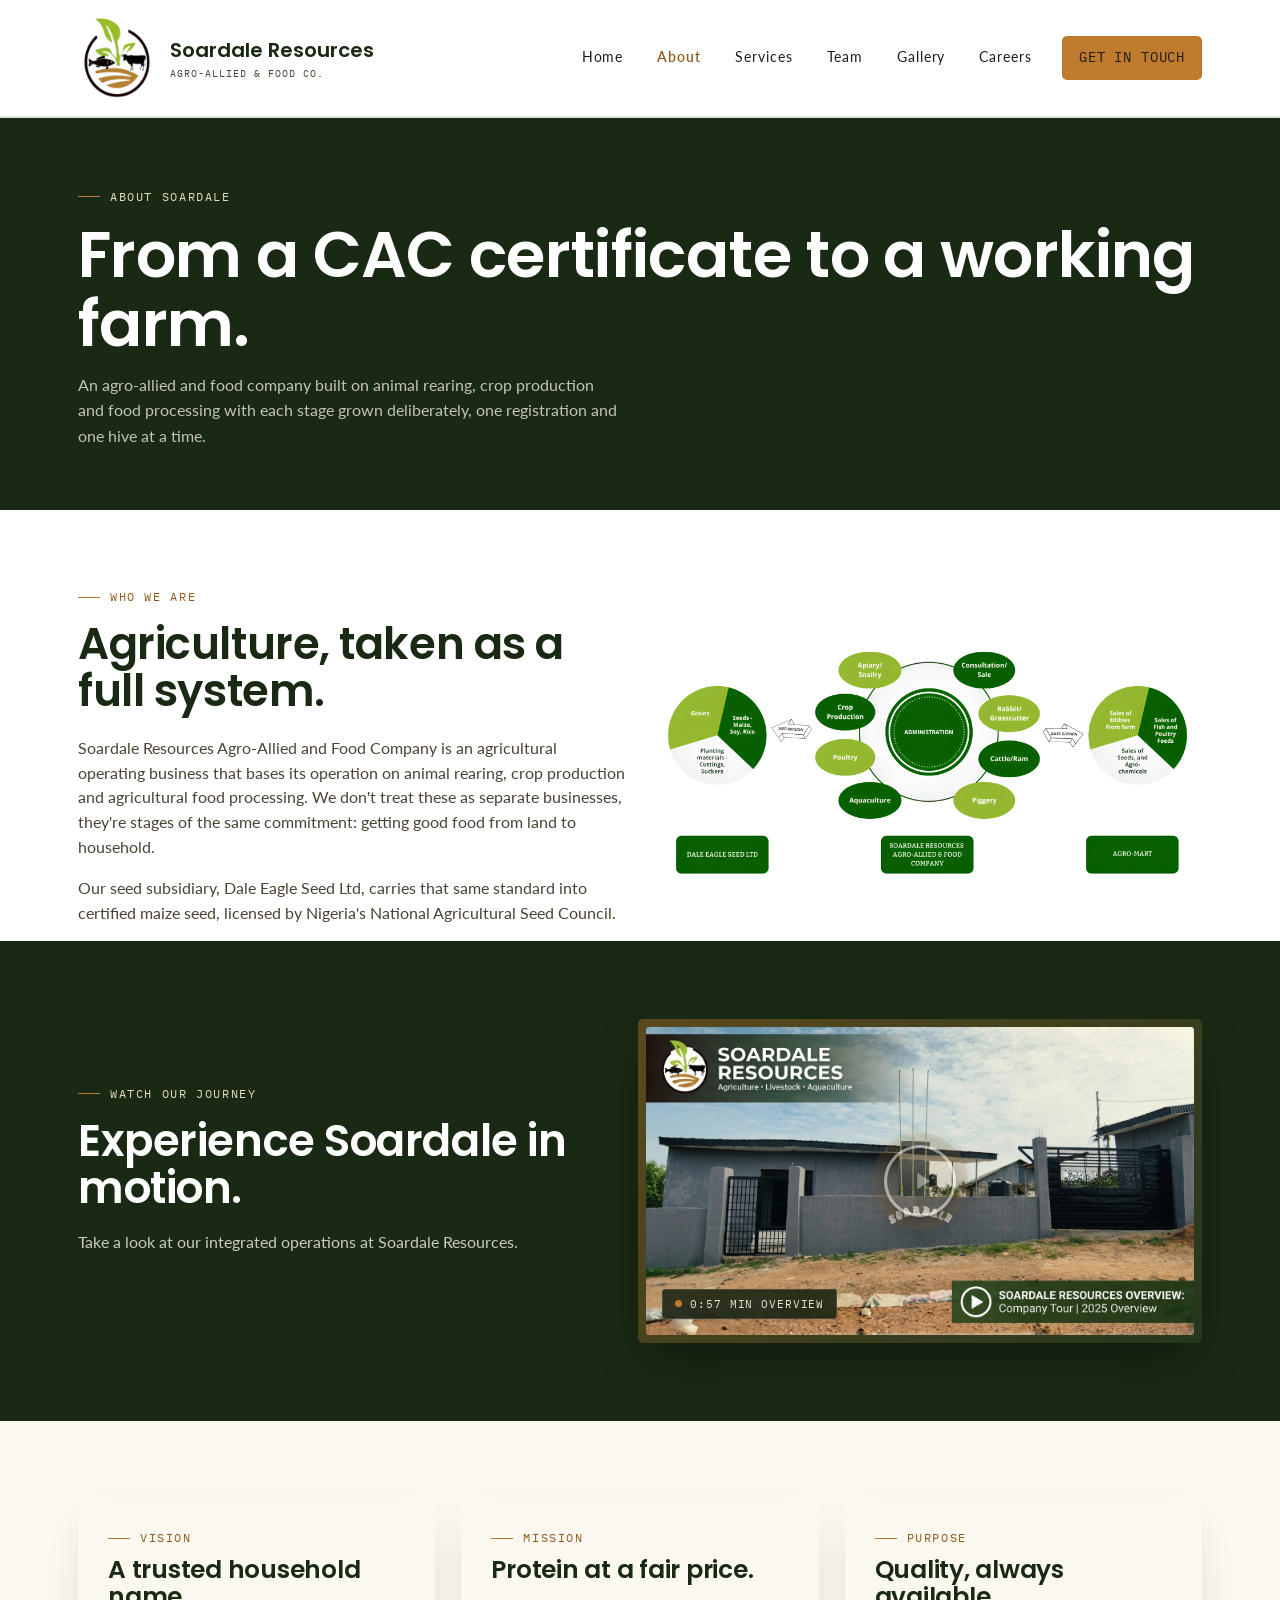
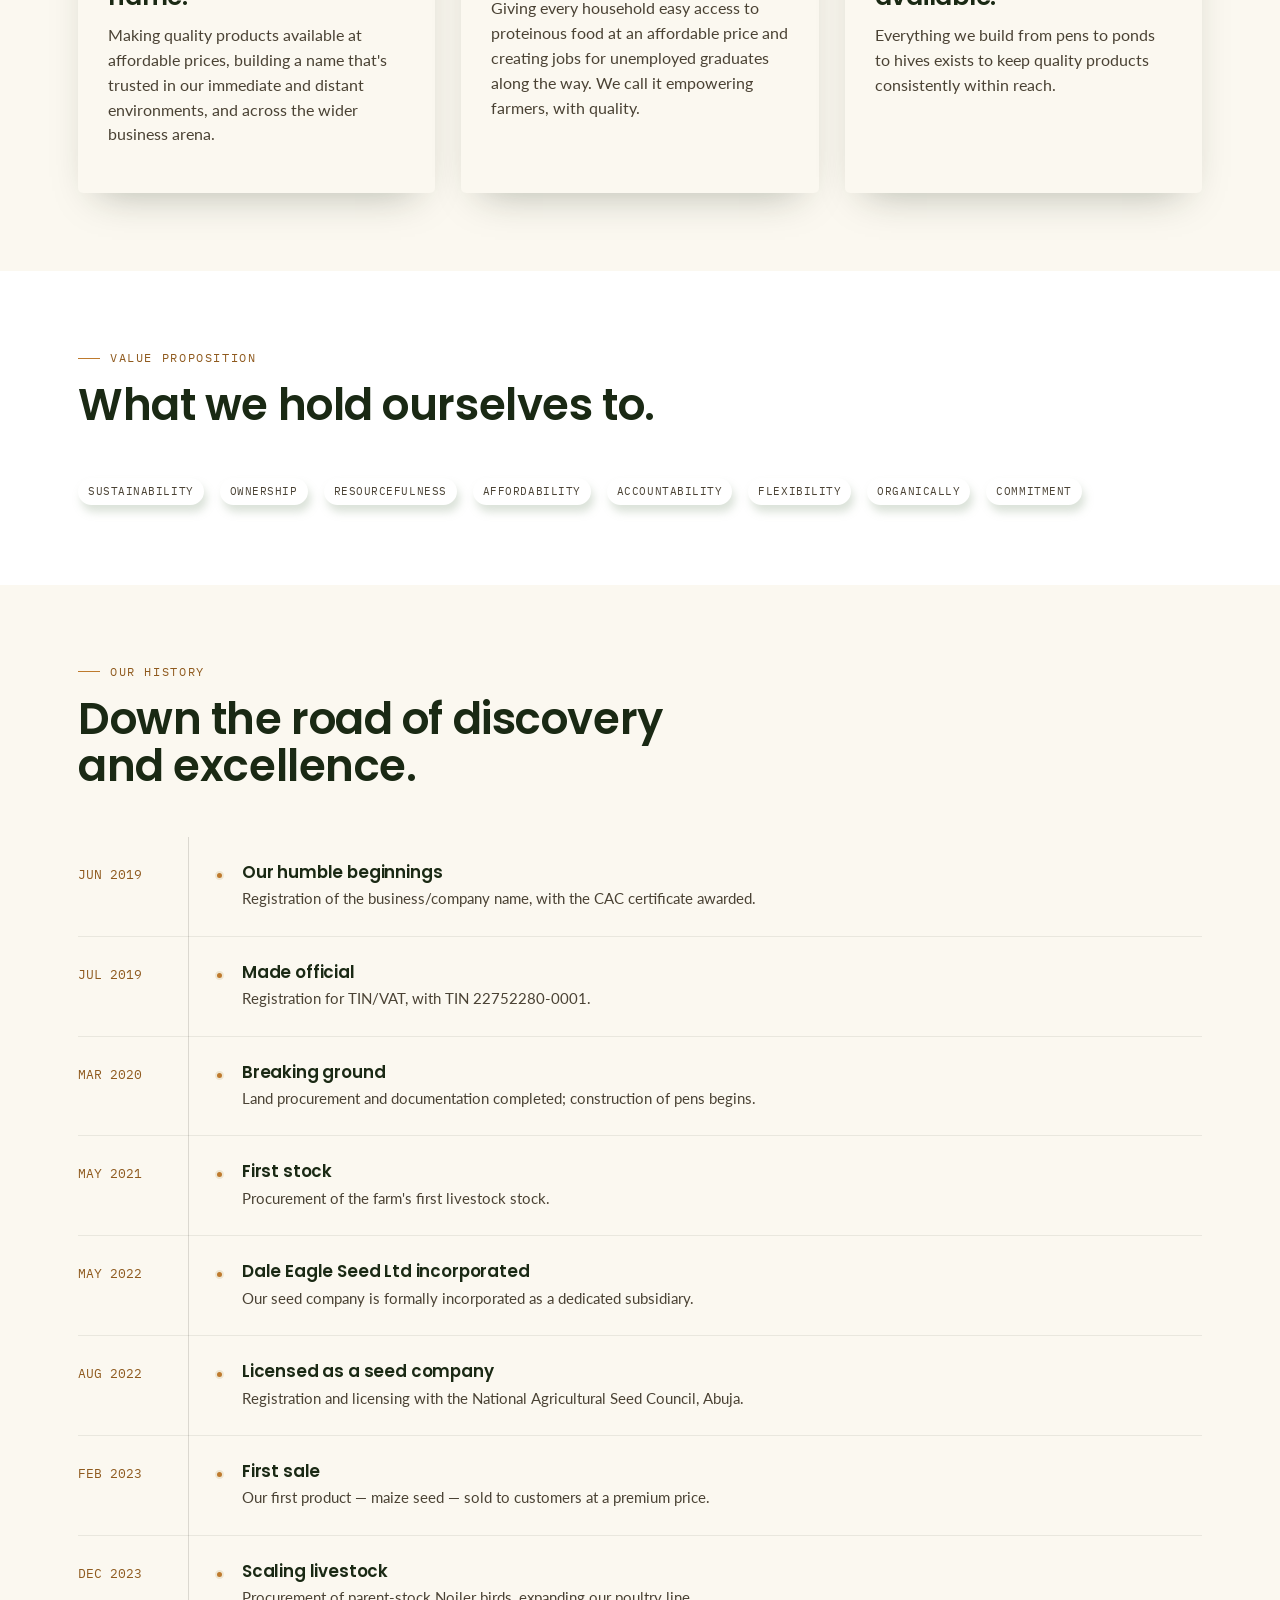
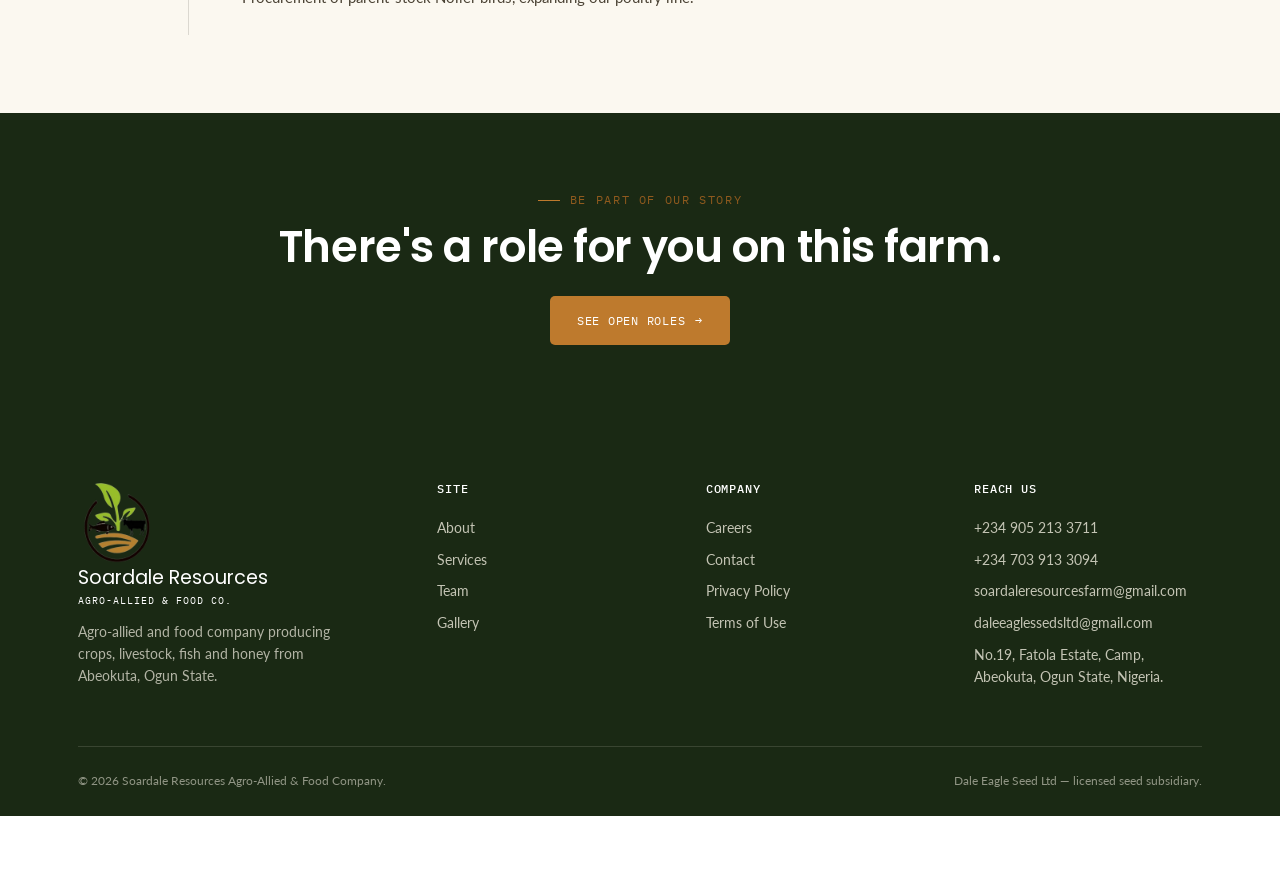
<file: about.html>
<!doctype html>
<html lang="en">

<head>
  <meta charset="UTF-8" />
  <meta name="viewport" content="width=device-width, initial-scale=1, shrink-to-fit=no" />
  <title>About — Soardale Resources</title>
  <meta name="description"
    content="Soardale Resources' story, from CAC registration in 2019 to a licensed seed subsidiary and full agro-allied operation today." />
  <link rel="preconnect" href="https://fonts.googleapis.com" />
  <link rel="preconnect" href="https://fonts.gstatic.com" crossorigin />
  <link
    href="https://fonts.googleapis.com/css2?family=Lato:ital,wght@0,300;0,400;0,700;1,400;1,700&family=Poppins:ital,wght@0,300;0,400;0,500;0,600;0,700;1,400;1,600&family=IBM+Plex+Mono:wght@400;500&display=swap"
    rel="stylesheet" />
  <link rel="stylesheet" href="style.css" />
</head>

<body>
  <header class="site-header">
    <div class="nav-row">
      <a href="index.html" class="brand">
        <span class="brand-mark">
          <img src="assets/img/navbar-logo.png" alt="Soardale Resources Logo" />
        </span>
        <span>Soardale Resources<span class="brand-sub">Agro-Allied &amp; Food Co.</span></span>
      </a>
      <button class="nav-toggle" aria-label="Toggle menu" aria-expanded="false">
        <span></span>
      </button>
      <nav class="main-nav">
        <a href="index.html">Home</a>
        <a href="about.html">About</a>
        <a href="services.html">Services</a>
        <a href="team.html">Team</a>
        <a href="gallery.html">Gallery</a>
        <a href="careers.html">Careers</a>
        <a href="contact.html" class="btn btn-amber nav-cta">Get in touch</a>
      </nav>
    </div>
  </header>

  <section class="page-header">
    <div class="container">
      <div class="eyebrow">About Soardale</div>
      <h1>From a CAC certificate to a working farm.</h1>
      <p>
        An agro-allied and food company built on animal rearing, crop
        production and food processing with each stage grown deliberately, one
        registration and one hive at a time.
      </p>
    </div>
  </section>

  <section class="section">
    <div class="container grid-2" style="align-items: center">
      <div class="reveal">
        <div class="eyebrow">Who we are</div>
        <h2>Agriculture, taken as a full system.</h2>
        <p>
          Soardale Resources Agro-Allied and Food Company is an agricultural
          operating business that bases its operation on animal rearing, crop
          production and agricultural food processing. We don't treat these as
          separate businesses, they're stages of the same commitment: getting
          good food from land to household.
        </p>
        <p>
          Our seed subsidiary, Dale Eagle Seed Ltd, carries that same standard
          into certified maize seed, licensed by Nigeria's National
          Agricultural Seed Council.
        </p>
      </div>
      <div class="reveal">
        <img class="operations_desktop" src="assets/img/about/operations_desktop.png"
          alt="Soardale Resources operations overview" width="100%" />
        <img class="operations_mobile" src="assets/img/about/operations_mobile.png"
          alt="Soardale Resources operations overview" width="100%" />
      </div>
    </div>
    <!-- Company Video Section -->
    <section class="section video-section bg-forest" id="company-overview-video">
      <div class="container">
        <div class="video-grid reveal">
          <div class="video-content">
            <div class="eyebrow eyebrow-light">Watch Our Journey</div>
            <h2>Experience Soardale in motion.</h2>
            <p>
              Take a look at our integrated operations at Soardale Resources.
            </p>
            <!-- <div class="video-highlights">
              <div class="v-highlight">
                <span class="v-h-num">01</span>
                <span>Farm Operations &amp; Crop Production</span>
              </div>
              <div class="v-highlight">
                <span class="v-h-num">02</span>
                <span>Dale Eagle Seed Processing &amp; Quality Control</span>
              </div>
              <div class="v-highlight">
                <span class="v-h-num">03</span>
                <span>Livestock, Ponds &amp; Community Impact</span>
              </div>
            </div> -->
          </div>
          <div class="video-frame-wrapper">
            <div class="video-container">
              <video id="aboutCompanyVideo" autoplay poster="assets/img/about/video_poster.jpg" preload="metadata"
                aria-label="Soardale Resources company overview video">
                <source src="assets/video/about-us.mp4" type="video/mp4" />
                Your browser does not support HTML5 video playback.
              </video>
              <button class="video-play-btn" id="videoPlayOverlayBtn" aria-label="Play or pause video">
                <svg class="play-icon" viewBox="0 0 24 24" width="28" height="28" fill="currentColor">
                  <path d="M8 5v14l11-7z" />
                </svg>
                <svg class="pause-icon" viewBox="0 0 24 24" width="28" height="28" fill="currentColor">
                  <path d="M6 19h4V5H6v14zm8-14v14h4V5h-4z" />
                </svg>
              </button>
              <div class="video-badge">
                <span class="video-badge-dot"></span>
                <span id="videoBadgeTime">0:57 MIN OVERVIEW</span>
              </div>
            </div>
          </div>
        </div>
      </div>
    </section>

    <!-- <div class="furrow"></div> -->

    <section class="section bg-cream">
      <div class="container">
        <div class="grid-3">
          <div class="card reveal">
            <div class="eyebrow" style="margin-bottom: 10px">Vision</div>
            <h3>A trusted household name.</h3>
            <p>
              Making quality products available at affordable prices, building a
              name that's trusted in our immediate and distant environments, and
              across the wider business arena.
            </p>
          </div>
          <div class="card reveal">
            <div class="eyebrow" style="margin-bottom: 10px">Mission</div>
            <h3>Protein at a fair price.</h3>
            <p>
              Giving every household easy access to proteinous food at an
              affordable price and creating jobs for unemployed graduates
              along the way. We call it empowering farmers, with quality.
            </p>
          </div>
          <div class="card reveal">
            <div class="eyebrow" style="margin-bottom: 10px">Purpose</div>
            <h3>Quality, always available.</h3>
            <p>
              Everything we build from pens to ponds to hives exists to keep
              quality products consistently within reach.
            </p>
          </div>
        </div>
      </div>
    </section>

    <section class="section">
      <div class="container">
        <div class="section-head reveal">
          <div class="eyebrow">Value proposition</div>
          <h2>What we hold ourselves to.</h2>
        </div>
        <div style="display: flex; flex-wrap: wrap; gap: 10px">
          <span class="tag">Sustainability</span>
          <span class="tag">Ownership</span>
          <span class="tag">Resourcefulness</span>
          <span class="tag">Affordability</span>
          <span class="tag">Accountability</span>
          <span class="tag">Flexibility</span>
          <span class="tag">Organically</span>
          <span class="tag">Commitment</span>
        </div>
      </div>
    </section>

    <!-- <div class="furrow"></div> -->

    <section class="section bg-cream">
      <div class="container">
        <div class="section-head reveal">
          <div class="eyebrow">Our history</div>
          <h2>Down the road of discovery and excellence.</h2>
        </div>
        <div class="timeline">
          <div class="tl-item reveal">
            <div class="tl-date">JUN 2019</div>
            <div class="tl-body">
              <h4>Our humble beginnings</h4>
              <p>
                Registration of the business/company name, with the CAC
                certificate awarded.
              </p>
            </div>
          </div>
          <div class="tl-item reveal">
            <div class="tl-date">JUL 2019</div>
            <div class="tl-body">
              <h4>Made official</h4>
              <p>Registration for TIN/VAT, with TIN 22752280-0001.</p>
            </div>
          </div>
          <div class="tl-item reveal">
            <div class="tl-date">MAR 2020</div>
            <div class="tl-body">
              <h4>Breaking ground</h4>
              <p>
                Land procurement and documentation completed; construction of
                pens begins.
              </p>
            </div>
          </div>
          <div class="tl-item reveal">
            <div class="tl-date">MAY 2021</div>
            <div class="tl-body">
              <h4>First stock</h4>
              <p>Procurement of the farm's first livestock stock.</p>
            </div>
          </div>
          <div class="tl-item reveal">
            <div class="tl-date">MAY 2022</div>
            <div class="tl-body">
              <h4>Dale Eagle Seed Ltd incorporated</h4>
              <p>
                Our seed company is formally incorporated as a dedicated
                subsidiary.
              </p>
            </div>
          </div>
          <div class="tl-item reveal">
            <div class="tl-date">AUG 2022</div>
            <div class="tl-body">
              <h4>Licensed as a seed company</h4>
              <p>
                Registration and licensing with the National Agricultural Seed
                Council, Abuja.
              </p>
            </div>
          </div>
          <div class="tl-item reveal">
            <div class="tl-date">FEB 2023</div>
            <div class="tl-body">
              <h4>First sale</h4>
              <p>
                Our first product — maize seed — sold to customers at a premium
                price.
              </p>
            </div>
          </div>
          <div class="tl-item reveal">
            <div class="tl-date">DEC 2023</div>
            <div class="tl-body">
              <h4>Scaling livestock</h4>
              <p>
                Procurement of parent-stock Noiler birds, expanding our poultry
                line.
              </p>
            </div>
          </div>
        </div>
      </div>
    </section>

    <section class="section bg-forest">
      <div class="container" style="text-align: center">
        <div class="eyebrow" style="justify-content: center">
          Be part of our story
        </div>
        <h2 style="max-width: 26ch; margin-left: auto; margin-right: auto">
          There's a role for you on this farm.
        </h2>
        <div style="margin-top: 26px">
          <a href="careers.html" class="btn btn-amber">See open roles <span class="btn-arrow">→</span></a>
        </div>
      </div>
    </section>

    <footer class="site-footer">
      <div class="container">
        <div class="footer-grid">
          <div>
            <div class="footer-brand">
              <a href="index.html" class="">
                <span class="brand-mark">
                  <img src="assets/img/navbar-logo.png" alt="Soardale Resources Logo" />
                </span>
                <span>Soardale Resources<span class="brand-sub" style="color: #fff;">Agro-Allied &amp; Food
                    Co.</span></span>
              </a>
            </div>
            <p style="
                color: rgba(243, 239, 226, 0.7);
                font-size: 0.9rem;
                max-width: 32ch;
              ">
              Agro-allied and food company producing crops, livestock, fish and
              honey from Abeokuta, Ogun State.
            </p>
          </div>
          <div class="footer-col">
            <h4>Site</h4>
            <a href="about.html">About</a>
            <a href="services.html">Services</a>
            <a href="team.html">Team</a>
            <a href="gallery.html">Gallery</a>
          </div>
          <div class="footer-col">
            <h4>Company</h4>
            <a href="careers.html">Careers</a>
            <a href="contact.html">Contact</a>
            <a href="#!">Privacy Policy</a>
            <a href="#!">Terms of Use</a>
          </div>
          <div class="footer-col">
            <h4>Reach us</h4>
            <a href="tel:+2349052133711">+234 905 213 3711</a>
            <a href="tel:+2347039133094">+234 703 913 3094</a>
            <a href="mailto:soardaleresourcesfarm@gmail.com">soardaleresourcesfarm@gmail.com</a>
            <a href="mailto:daleeaglessedsltd@gmail.com">daleeaglessedsltd@gmail.com</a>
            <a href="https://maps.app.goo.gl/QgJQzM6Vur3eki3x9">
              No.19, Fatola Estate, Camp, Abeokuta, Ogun State, Nigeria.</a>
          </div>
        </div>
        <div class="footer-bottom">
          <span>© 2026 Soardale Resources Agro-Allied &amp; Food Company.</span>
          <span>Dale Eagle Seed Ltd — licensed seed subsidiary.</span>
        </div>
      </div>
    </footer>

    <script src="script.js"></script>
</body>

</html>
</file>
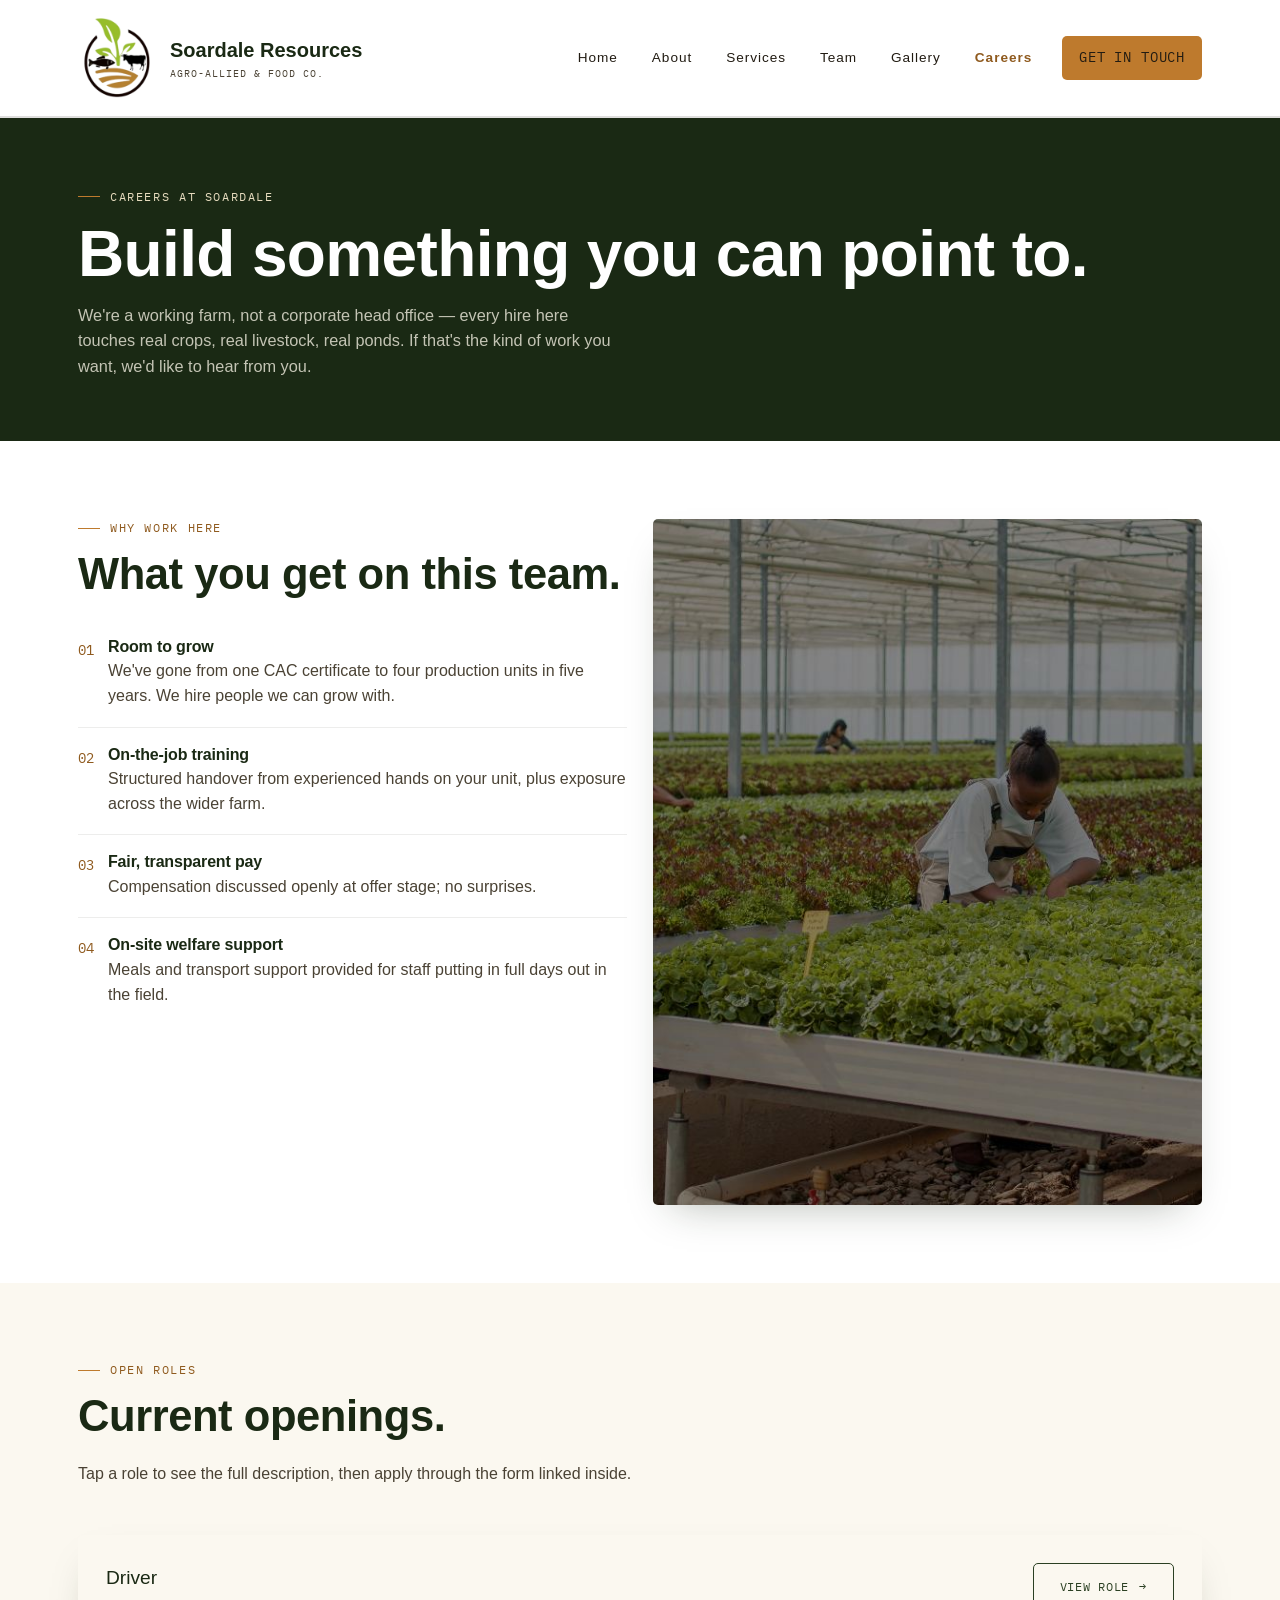
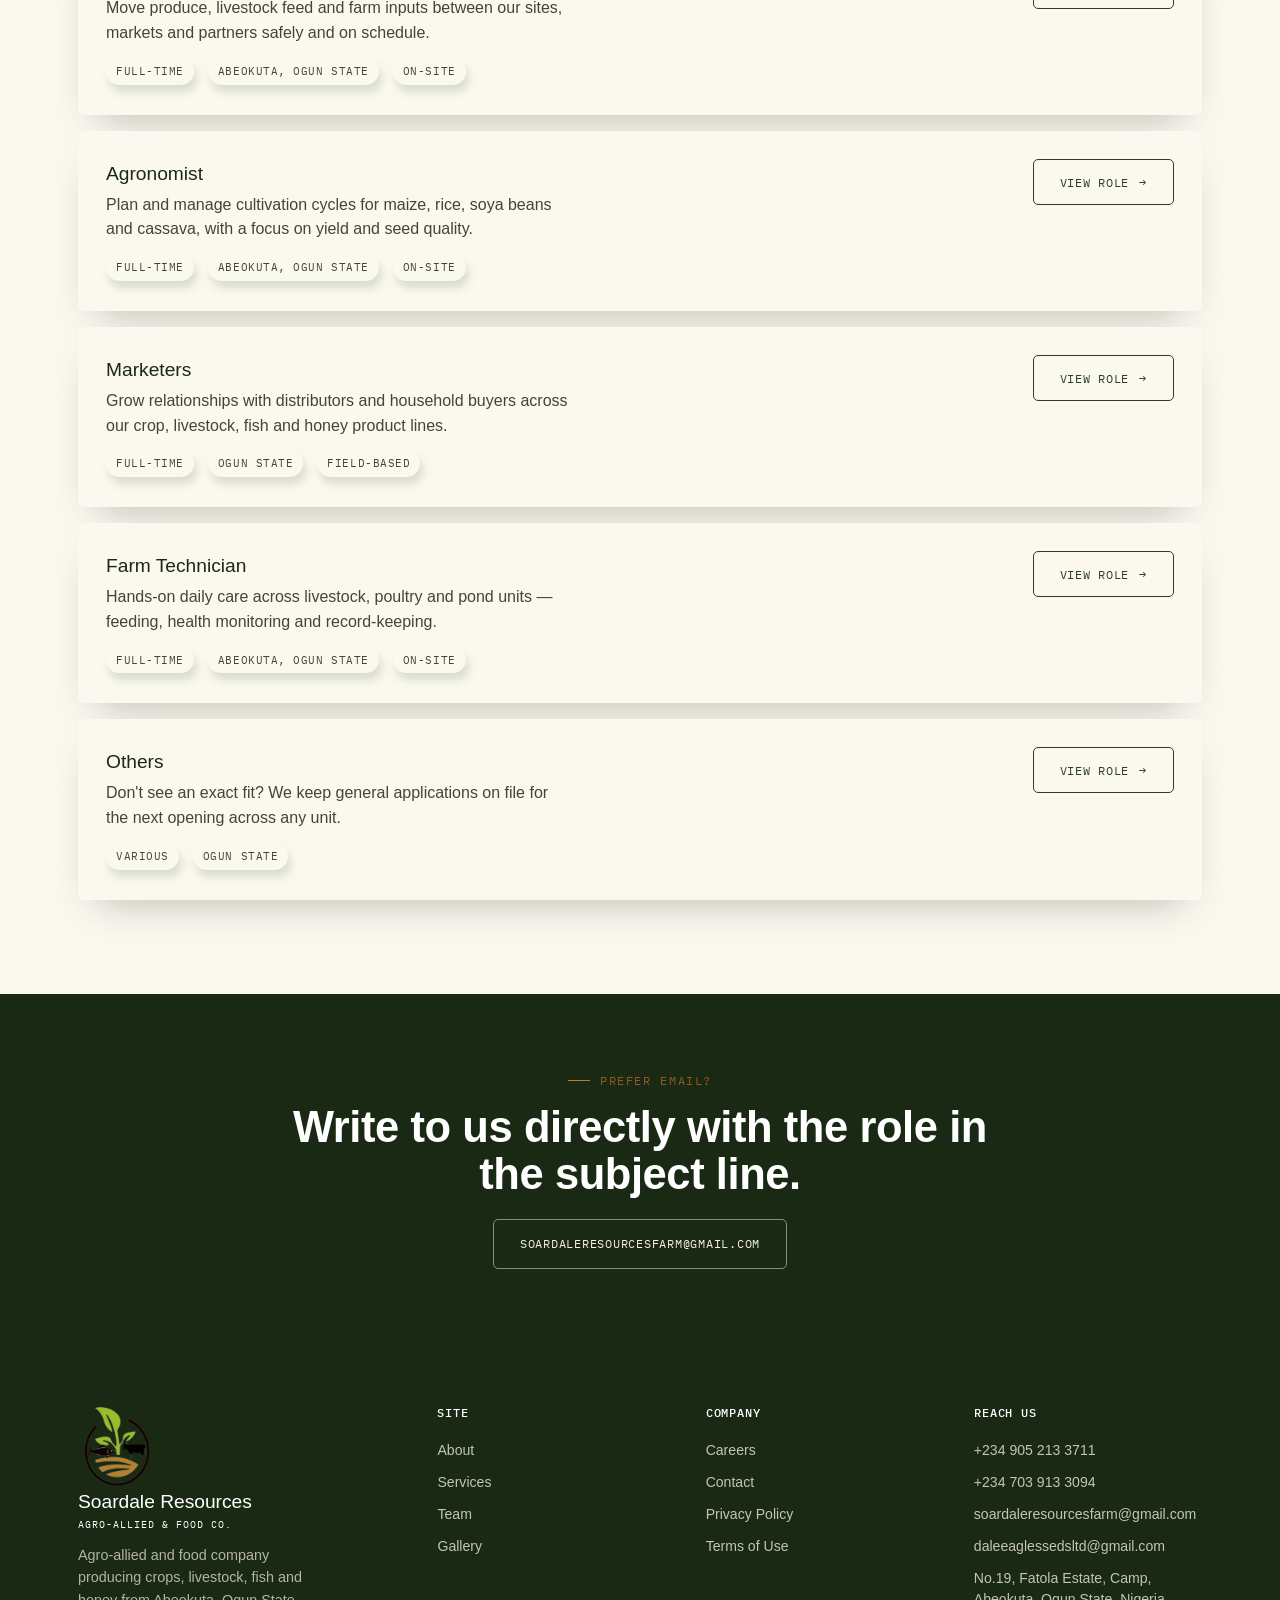
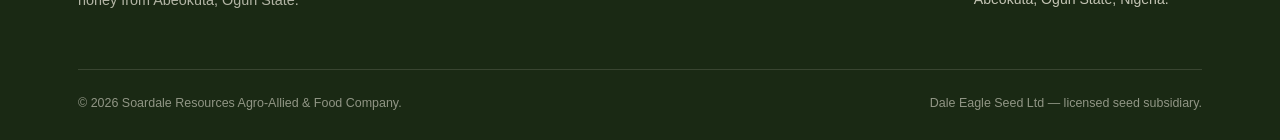
<file: careers.html>
<!doctype html>
<html lang="en">

<head>
  <meta charset="UTF-8" />
  <meta name="viewport" content="width=device-width, initial-scale=1, shrink-to-fit=no" />
  <title>Careers — Soardale Resources</title>
  <meta name="description"
    content="Open roles at Soardale Resources Agro-Allied & Food Company, Abeokuta. Apply directly online." />
  <link rel="preconnect" href="https://fonts.googleapis.com" />
  <link rel="preconnect" href="https://fonts.gstatic.com" crossorigin />
  <link
    href="https://fonts.googleapis.com/css2?family=Fraunces:ital,opsz,wght@0,9..144,400;0,9..144,560;0,9..144,650;1,9..144,500&family=Work+Sans:wght@400;500;600;700&family=IBM+Plex+Mono:wght@400;500&display=swap"
    rel="stylesheet" />
  <link rel="stylesheet" href="style.css" />
  <style>
    .perk {
      display: flex;
      gap: 14px;
      padding: 18px 0;
      border-top: 1px solid var(--line-soft);
    }

    .perk:first-child {
      border-top: none;
    }

    .perk-num {
      font-family: var(--font-mono);
      color: var(--amber-2);
      font-size: 0.85rem;
      padding-top: 2px;
    }
  </style>
</head>

<body>
  <header class="site-header">
    <div class="nav-row">
      <a href="index.html" class="brand">
        <span class="brand-mark">
          <img src="assets/img/navbar-logo.png" alt="Soardale Resources Logo" />
        </span>
        <span>Soardale Resources<span class="brand-sub">Agro-Allied &amp; Food Co.</span></span>
      </a>
      <button class="nav-toggle" aria-label="Toggle menu" aria-expanded="false">
        <span></span>
      </button>
      <nav class="main-nav">
        <a href="index.html">Home</a>
        <a href="about.html">About</a>
        <a href="services.html">Services</a>
        <a href="team.html">Team</a>
        <a href="gallery.html">Gallery</a>
        <a href="careers.html">Careers</a>
        <a href="contact.html" class="btn btn-amber nav-cta">Get in touch</a>
      </nav>
    </div>
  </header>

  <section class="page-header">
    <div class="container">
      <div class="eyebrow">Careers at Soardale</div>
      <h1>Build something you can point to.</h1>
      <p>
        We're a working farm, not a corporate head office — every hire here
        touches real crops, real livestock, real ponds. If that's the kind of
        work you want, we'd like to hear from you.
      </p>
    </div>
  </section>

  <section class="section">
    <div class="container grid-2" style="align-items: start">
      <div class="reveal">
        <div class="eyebrow">Why work here</div>
        <h2>What you get on this team.</h2>
        <div style="margin-top: 20px">
          <!-- <div class="perk">
              <span class="perk-num">01</span>
              <div>
                <h4 style="margin-bottom: 4px">Direct ownership</h4>
                <p style="margin: 0">
                  Small teams per unit — your work is visible, and your name is
                  on the outcome.
                </p>
              </div>
            </div> -->
          <div class="perk">
            <span class="perk-num">01</span>
            <div>
              <h4 style="margin-bottom: 4px">Room to grow</h4>
              <p style="margin: 0">
                We've gone from one CAC certificate to four production units
                in five years. We hire people we can grow with.
              </p>
            </div>
          </div>
          <div class="perk">
            <span class="perk-num">02</span>
            <div>
              <h4 style="margin-bottom: 4px">On-the-job training</h4>
              <p style="margin: 0">
                Structured handover from experienced hands on your unit, plus
                exposure across the wider farm.
              </p>
            </div>
          </div>
          <div class="perk">
            <span class="perk-num">03</span>
            <div>
              <h4 style="margin-bottom: 4px">Fair, transparent pay</h4>
              <p style="margin: 0">
                Compensation discussed openly at offer stage; no surprises.
              </p>
            </div>
          </div>
          <div class="perk">
            <span class="perk-num">04</span>
            <div>
              <h4 style="margin-bottom: 4px">On-site welfare support
              </h4>
              <p style="margin: 0">
                Meals and transport support provided for staff putting in full days out in the field.
              </p>
            </div>
          </div>
        </div>
      </div>
      <div class="hero-media reveal">
        <img src="assets/img/consulting-img.jpg" alt="Agricultural team at Soardale Resources" />
      </div>
    </div>
  </section>

  <!-- <div class="furrow"></div> -->

  <section class="section bg-cream" id="openings">
    <div class="container">
      <div class="section-head reveal">
        <div class="eyebrow">Open roles</div>
        <h2>Current openings.</h2>
        <p>
          Tap a role to see the full description, then apply through the form
          linked inside.
        </p>
      </div>

      <!-- Driver -->
      <div class="job-card reveal">
        <div>
          <div class="job-title">Driver</div>
          <p style="margin: 0; max-width: 52ch">
            Move produce, livestock feed and farm inputs between our sites,
            markets and partners safely and on schedule.
          </p>
          <div class="job-meta">
            <span class="tag">Full-time</span>
            <span class="tag">Abeokuta, Ogun State</span>
            <span class="tag">On-site</span>
          </div>
        </div>
        <button class="btn btn-outline" data-open-modal="modal-driver">
          View role <span class="btn-arrow">→</span>
        </button>
      </div>

      <!-- Agronomist -->
      <div class="job-card reveal">
        <div>
          <div class="job-title">Agronomist</div>
          <p style="margin: 0; max-width: 52ch">
            Plan and manage cultivation cycles for maize, rice, soya beans and
            cassava, with a focus on yield and seed quality.
          </p>
          <div class="job-meta">
            <span class="tag">Full-time</span>
            <span class="tag">Abeokuta, Ogun State</span>
            <span class="tag">On-site</span>
          </div>
        </div>
        <button class="btn btn-outline" data-open-modal="modal-agronomist">
          View role <span class="btn-arrow">→</span>
        </button>
      </div>

      <!-- Marketers -->
      <div class="job-card reveal">
        <div>
          <div class="job-title">Marketers</div>
          <p style="margin: 0; max-width: 52ch">
            Grow relationships with distributors and household buyers across
            our crop, livestock, fish and honey product lines.
          </p>
          <div class="job-meta">
            <span class="tag">Full-time</span>
            <span class="tag">Ogun State</span>
            <span class="tag">Field-based</span>
          </div>
        </div>
        <button class="btn btn-outline" data-open-modal="modal-marketers">
          View role <span class="btn-arrow">→</span>
        </button>
      </div>

      <!-- Farm Technician -->
      <div class="job-card reveal">
        <div>
          <div class="job-title">Farm Technician</div>
          <p style="margin: 0; max-width: 52ch">
            Hands-on daily care across livestock, poultry and pond units —
            feeding, health monitoring and record-keeping.
          </p>
          <div class="job-meta">
            <span class="tag">Full-time</span>
            <span class="tag">Abeokuta, Ogun State</span>
            <span class="tag">On-site</span>
          </div>
        </div>
        <button class="btn btn-outline" data-open-modal="modal-technician">
          View role <span class="btn-arrow">→</span>
        </button>
      </div>

      <!-- Others -->
      <div class="job-card reveal">
        <div>
          <div class="job-title">Others</div>
          <p style="margin: 0; max-width: 52ch">
            Don't see an exact fit? We keep general applications on file for
            the next opening across any unit.
          </p>
          <div class="job-meta">
            <span class="tag">Various</span>
            <span class="tag">Ogun State</span>
          </div>
        </div>
        <button class="btn btn-outline" data-open-modal="modal-others">
          View role <span class="btn-arrow">→</span>
        </button>
      </div>
    </div>
  </section>

  <section class="section bg-forest">
    <div class="container" style="text-align: center">
      <div class="eyebrow" style="justify-content: center">Prefer email?</div>
      <h2 style="max-width: 30ch; margin-left: auto; margin-right: auto">
        Write to us directly with the role in the subject line.
      </h2>
      <div style="margin-top: 22px">
        <a href="mailto:soardaleresourcesfarm@gmail.com"
          class="btn btn-outline-light">soardaleresourcesfarm@gmail.com</a>
      </div>
    </div>
  </section>

  <!-- ===================== Modals ===================== -->

  <div class="modal-overlay" id="modal-driver">
    <div class="modal">
      <button class="modal-close" aria-label="Close">✕</button>
      <div class="job-title">Driver</div>
      <div class="job-meta">
        <span class="tag">Full-time</span>
        <span class="tag">Abeokuta, Ogun State</span>
        <span class="tag">On-site</span>
      </div>
      <p>
        Keep our produce, inputs and people moving safely between the farm,
        our processing points and the market. You'll be trusted with the
        vehicle, the schedule and the delivery.
      </p>
      <h4>Responsibilities</h4>
      <ul>
        <li>
          Transport produce, livestock feed and farm inputs between sites
        </li>
        <li>Run market and supplier errands as scheduled</li>
        <li>Keep the vehicle clean, fuelled and maintained</li>
        <li>Maintain accurate trip and delivery logs</li>
        <li>Follow all road safety and farm site procedures</li>
      </ul>
      <h4>Requirements</h4>
      <ul>
        <li>Valid driver's licence with a clean record</li>
        <li>Minimum 2 years commercial or farm driving experience</li>
        <li>Familiarity with Abeokuta and surrounding routes</li>
        <li>Basic vehicle maintenance knowledge</li>
      </ul>
      <div class="modal-actions">
        <a href="https://forms.gle/REPLACE-WITH-YOUR-GOOGLE-FORM-LINK" target="_blank" rel="noopener"
          class="btn btn-amber">Apply now <span class="btn-arrow">→</span></a>
        <button class="btn btn-outline modal-close">Close</button>
      </div>
    </div>
  </div>

  <div class="modal-overlay" id="modal-agronomist">
    <div class="modal">
      <button class="modal-close" aria-label="Close">✕</button>
      <div class="job-title">Agronomist</div>
      <div class="job-meta">
        <span class="tag">Full-time</span>
        <span class="tag">Abeokuta, Ogun State</span>
        <span class="tag">On-site</span>
      </div>
      <p>
        Own the cultivation cycle for our maize, rice, soya bean and cassava
        fields — from soil prep to harvest — with an eye on yield, seed
        quality and sustainable practice.
      </p>
      <h4>Responsibilities</h4>
      <ul>
        <li>
          Plan planting, fertilisation and harvest schedules by crop and
          season
        </li>
        <li>Monitor crop health, soil condition and pest/disease pressure</li>
        <li>Advise on seed selection, especially for certified seed maize</li>
        <li>Track yield data and recommend improvements season to season</li>
        <li>Coordinate with field labour and the production manager</li>
      </ul>
      <h4>Requirements</h4>
      <ul>
        <li>Degree or diploma in Agronomy, Crop Science or related field</li>
        <li>Practical field experience with staple crops in Nigeria</li>
        <li>Comfortable with hands-on, on-site work through the season</li>
        <li>Basic record-keeping and reporting skills</li>
      </ul>
      <div class="modal-actions">
        <a href="https://forms.gle/REPLACE-WITH-YOUR-GOOGLE-FORM-LINK" target="_blank" rel="noopener"
          class="btn btn-amber">Apply now <span class="btn-arrow">→</span></a>
        <button class="btn btn-outline modal-close">Close</button>
      </div>
    </div>
  </div>

  <div class="modal-overlay" id="modal-marketers">
    <div class="modal">
      <button class="modal-close" aria-label="Close">✕</button>
      <div class="job-title">Marketers</div>
      <div class="job-meta">
        <span class="tag">Full-time</span>
        <span class="tag">Ogun State</span>
        <span class="tag">Field-based</span>
      </div>
      <p>
        Carry our crop, livestock, fish and honey products to the buyers who
        need them — building distributor relationships and growing household
        demand.
      </p>
      <h4>Responsibilities</h4>
      <ul>
        <li>
          Identify and build relationships with distributors, retailers and
          bulk buyers
        </li>
        <li>Represent Soardale's full product range across units</li>
        <li>Meet agreed sales targets and report on pipeline progress</li>
        <li>Gather market feedback to guide production planning</li>
        <li>Represent the brand at markets, fairs and partner visits</li>
      </ul>
      <h4>Requirements</h4>
      <ul>
        <li>
          Experience in sales, marketing or distribution, ideally
          agro-products
        </li>
        <li>Strong communication and negotiation skills</li>
        <li>Willingness to travel within Ogun State and beyond</li>
        <li>Self-motivated, target-driven approach</li>
      </ul>
      <div class="modal-actions">
        <a href="https://forms.gle/REPLACE-WITH-YOUR-GOOGLE-FORM-LINK" target="_blank" rel="noopener"
          class="btn btn-amber">Apply now <span class="btn-arrow">→</span></a>
        <button class="btn btn-outline modal-close">Close</button>
      </div>
    </div>
  </div>

  <div class="modal-overlay" id="modal-technician">
    <div class="modal">
      <button class="modal-close" aria-label="Close">✕</button>
      <div class="job-title">Farm Technician</div>
      <div class="job-meta">
        <span class="tag">Full-time</span>
        <span class="tag">Abeokuta, Ogun State</span>
        <span class="tag">On-site</span>
      </div>
      <p>
        Provide daily, hands-on care across our livestock, poultry and pond
        units — the kind of steady attention that keeps animals healthy and
        production on track.
      </p>
      <h4>Responsibilities</h4>
      <ul>
        <li>
          Feed and monitor livestock, poultry and fish stock on schedule
        </li>
        <li>
          Watch for signs of illness and report to the production manager
          promptly
        </li>
        <li>Maintain clean, safe pens, coops and ponds</li>
        <li>Keep accurate feeding, health and stock records</li>
        <li>Support vaccination, weighing and restocking exercises</li>
      </ul>
      <h4>Requirements</h4>
      <ul>
        <li>Prior experience with livestock, poultry or aquaculture care</li>
        <li>Comfortable with early hours and physical, outdoor work</li>
        <li>Basic literacy for record-keeping</li>
        <li>Reliable and detail-oriented</li>
      </ul>
      <div class="modal-actions">
        <a href="https://forms.gle/REPLACE-WITH-YOUR-GOOGLE-FORM-LINK" target="_blank" rel="noopener"
          class="btn btn-amber">Apply now <span class="btn-arrow">→</span></a>
        <button class="btn btn-outline modal-close">Close</button>
      </div>
    </div>
  </div>

  <div class="modal-overlay" id="modal-others">
    <div class="modal">
      <button class="modal-close" aria-label="Close">✕</button>
      <div class="job-title">Others</div>
      <div class="job-meta">
        <span class="tag">Various</span>
        <span class="tag">Ogun State</span>
      </div>
      <p>
        Not every role we fill fits neatly into one category — processing,
        administration, quality control and more come up across the farm
        through the year. If you think you'd add value but don't see a listed
        match, apply here.
      </p>
      <h4>What to include</h4>
      <ul>
        <li>The unit or type of work you're most interested in</li>
        <li>Relevant experience, even outside agriculture</li>
        <li>Your availability and preferred location</li>
      </ul>
      <div class="modal-actions">
        <a href="https://forms.gle/REPLACE-WITH-YOUR-GOOGLE-FORM-LINK" target="_blank" rel="noopener"
          class="btn btn-amber">Apply now <span class="btn-arrow">→</span></a>
        <button class="btn btn-outline modal-close">Close</button>
      </div>
    </div>
  </div>

  <footer class="site-footer">
    <div class="container">
      <div class="footer-grid">
        <div>
          <div class="footer-brand">
            <a href="index.html" class="">
              <span class="brand-mark">
                <img src="assets/img/navbar-logo.png" alt="Soardale Resources Logo" />
              </span>
              <span>Soardale Resources<span class="brand-sub" style="color: #fff;">Agro-Allied &amp; Food
                  Co.</span></span>
            </a>
          </div>
          <p style="
                color: rgba(243, 239, 226, 0.7);
                font-size: 0.9rem;
                max-width: 32ch;
              ">
            Agro-allied and food company producing crops, livestock, fish and
            honey from Abeokuta, Ogun State.
          </p>
        </div>
        <div class="footer-col">
          <h4>Site</h4>
          <a href="about.html">About</a>
          <a href="services.html">Services</a>
          <a href="team.html">Team</a>
          <a href="gallery.html">Gallery</a>
        </div>
        <div class="footer-col">
          <h4>Company</h4>
          <a href="careers.html">Careers</a>
          <a href="contact.html">Contact</a>
          <a href="#!">Privacy Policy</a>
          <a href="#!">Terms of Use</a>
        </div>
        <div class="footer-col">
          <h4>Reach us</h4>
          <a href="tel:+2349052133711">+234 905 213 3711</a>
          <a href="tel:+2347039133094">+234 703 913 3094</a>
          <a href="mailto:soardaleresourcesfarm@gmail.com">soardaleresourcesfarm@gmail.com</a>
          <a href="mailto:daleeaglessedsltd@gmail.com">daleeaglessedsltd@gmail.com</a>
          <a href="https://maps.app.goo.gl/QgJQzM6Vur3eki3x9">
            No.19, Fatola Estate, Camp, Abeokuta, Ogun State, Nigeria.</a>
        </div>
      </div>
      <div class="footer-bottom">
        <span>© 2026 Soardale Resources Agro-Allied &amp; Food Company.</span>
        <span>Dale Eagle Seed Ltd — licensed seed subsidiary.</span>
      </div>
    </div>
  </footer>

  <script src="script.js"></script>
</body>

</html>
</file>
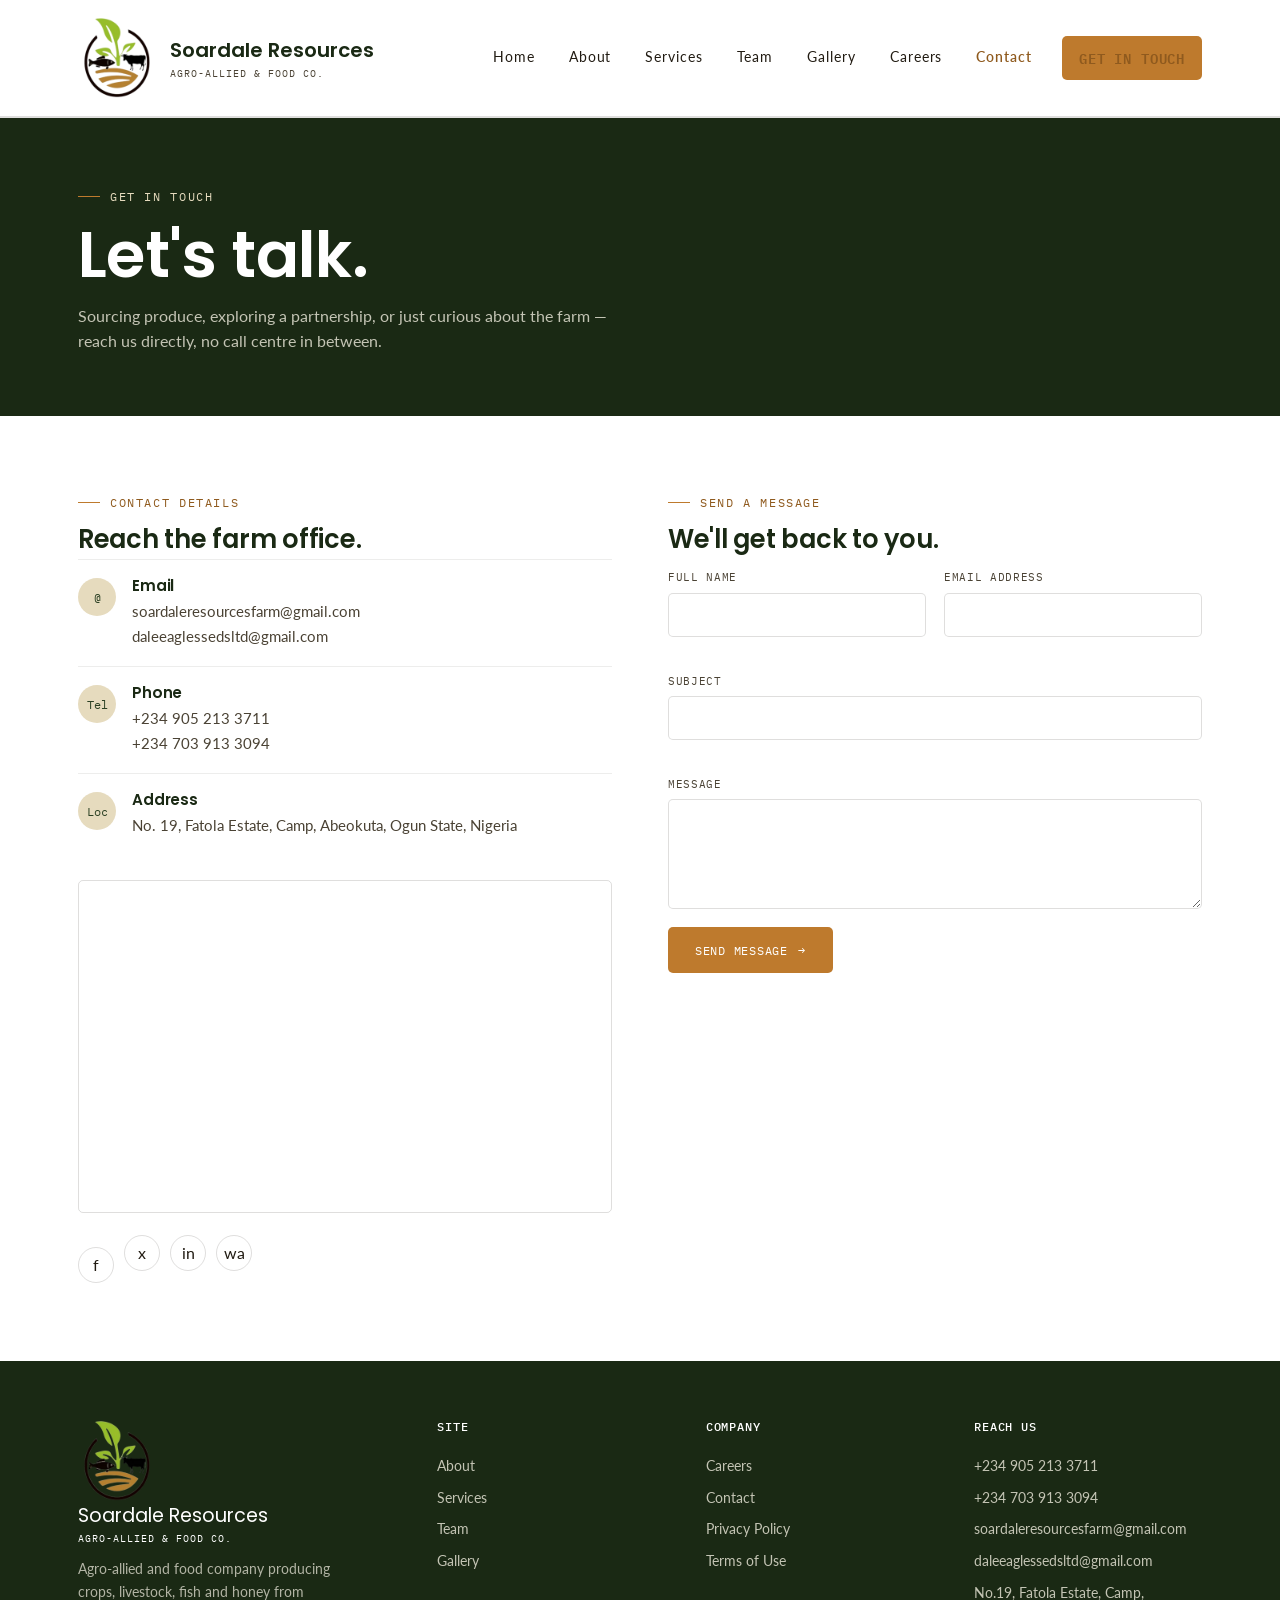
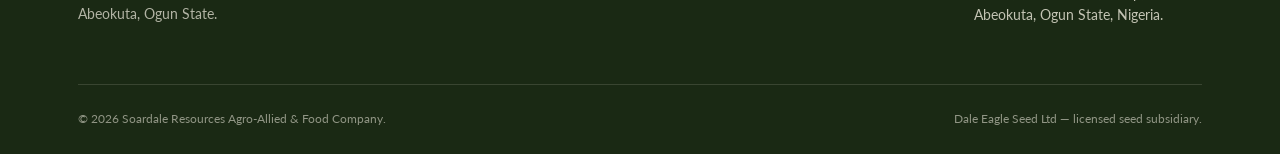
<file: contact.html>
<!DOCTYPE html>
<html lang="en">

<head>
  <meta charset="UTF-8">
  <meta name="viewport" content="width=device-width, initial-scale=1, shrink-to-fit=no">
  <title>Contact — Soardale Resources</title>
  <meta name="description"
    content="Get in touch with Soardale Resources Agro-Allied & Food Company, Abeokuta, Ogun State.">
  <link rel="preconnect" href="https://fonts.googleapis.com">
  <link rel="preconnect" href="https://fonts.gstatic.com" crossorigin>
  <link
    href="https://fonts.googleapis.com/css2?family=Lato:ital,wght@0,300;0,400;0,700;1,400;1,700&family=Poppins:ital,wght@0,300;0,400;0,500;0,600;0,700;1,400;1,600&family=IBM+Plex+Mono:wght@400;500&display=swap"
    rel="stylesheet">
  <link rel="stylesheet" href="style.css">
  <style>
    .contact-row {
      display: flex;
      gap: 16px;
      padding: 18px 0;
      border-top: 1px solid var(--line-soft);
    }

    .contact-row:first-child {
      border-top: none;
    }

    .contact-icon {
      width: 38px;
      height: 38px;
      border-radius: 50%;
      background: var(--wheat-2);
      color: var(--forest);
      display: flex;
      align-items: center;
      justify-content: center;
      font-family: var(--font-mono);
      font-size: 0.78rem;
      flex-shrink: 0;
    }

    .map-frame {
      border-radius: var(--radius);
      overflow: hidden;
      border: 1px solid var(--line);
      aspect-ratio: 16/10;
    }

    .map-frame iframe {
      width: 100%;
      height: 100%;
      border: 0;
    }
  </style>
</head>

<body>

  <header class="site-header">
    <div class="nav-row">
      <a href="index.html" class="brand">
        <span class="brand-mark">
          <img src="assets/img/navbar-logo.png" alt="Soardale Resources Logo">
        </span>
        <span>Soardale Resources<span class="brand-sub">Agro-Allied &amp; Food Co.</span></span>
      </a>
      <button class="nav-toggle" aria-label="Toggle menu" aria-expanded="false"><span></span></button>
      <nav class="main-nav">
        <a href="index.html">Home</a>
        <a href="about.html">About</a>
        <a href="services.html">Services</a>
        <a href="team.html">Team</a>
        <a href="gallery.html">Gallery</a>
        <a href="careers.html">Careers</a>
        <a href="contact.html">Contact</a>
        <a href="contact.html" class="btn btn-amber nav-cta">Get in touch</a>
      </nav>
    </div>
  </header>

  <section class="page-header">
    <div class="container">
      <div class="eyebrow">Get in touch</div>
      <h1>Let's talk.</h1>
      <p>Sourcing produce, exploring a partnership, or just curious about the farm — reach us directly, no call centre
        in between.</p>
    </div>
  </section>

  <section class="section">
    <div class="container grid-2" style="align-items:start; gap:56px;">

      <div class="reveal">
        <div class="eyebrow">Contact details</div>
        <h2 style="font-size:1.6rem; margin-bottom:6px;">Reach the farm office.</h2>

        <div class="contact-row">
          <div class="contact-icon">@</div>
          <div>
            <h4 style="margin-bottom:4px; font-size:0.95rem;">Email</h4>
            <a href="mailto:soardaleresourcesfarm@gmail.com"
              style="color:var(--ink-soft); font-size:0.92rem;">soardaleresourcesfarm@gmail.com</a><br>
            <a href="mailto:daleeaglessedsltd@gmail.com"
              style="color:var(--ink-soft); font-size:0.92rem;">daleeaglessedsltd@gmail.com</a>
          </div>
        </div>
        <div class="contact-row">
          <div class="contact-icon">Tel</div>
          <div>
            <h4 style="margin-bottom:4px; font-size:0.95rem;">Phone</h4>
            <a href="tel:+2349052133711" style="color:var(--ink-soft); font-size:0.92rem;">+234 905 213 3711</a><br>
            <a href="tel:+2347039133094" style="color:var(--ink-soft); font-size:0.92rem;">+234 703 913 3094</a>
          </div>
        </div>
        <div class="contact-row">
          <div class="contact-icon">Loc</div>
          <div>
            <h4 style="margin-bottom:4px; font-size:0.95rem;">Address</h4>
            <a href="https://maps.app.goo.gl/QgJQzM6Vur3eki3x9" style="color:var(--ink-soft); font-size:0.92rem;">No.
              19, Fatola Estate, Camp, Abeokuta, Ogun State, Nigeria</a>
          </div>
        </div>

        <div style="margin-top:24px;">
          <div class="map-frame">
            <iframe
              src="https://maps.google.com/maps?q=No.19,%20Fatola%20Estate,%20Camp,%20Abeokuta,%20Ogun%20State,%20Nigeria&t=&z=13&ie=UTF8&iwloc=&output=embed"
              loading="lazy" title="Soardale Resources location"></iframe>
          </div>
        </div>

        <div style="display:flex; gap:10px; margin-top:22px;">
          <a href="https://web.facebook.com/profile.php?id=100063670566369" class="team-social"
            style="width:36px;height:36px;border-radius:50%;border:1px solid var(--line);display:flex;align-items:center;justify-content:center;">f</a>
          <a href="https://twitter.com/SoardaleF"
            style="width:36px;height:36px;border-radius:50%;border:1px solid var(--line);display:flex;align-items:center;justify-content:center;">x</a>
          <a href="https://www.linkedin.com/company/soardale-resources-agro-allied-food-company/about/"
            style="width:36px;height:36px;border-radius:50%;border:1px solid var(--line);display:flex;align-items:center;justify-content:center;">in</a>
          <a href="https://wa.link/i5k4wf"
            style="width:36px;height:36px;border-radius:50%;border:1px solid var(--line);display:flex;align-items:center;justify-content:center;">wa</a>
        </div>
      </div>

      <div class="reveal">
        <div class="eyebrow">Send a message</div>
        <h2 style="font-size:1.6rem; margin-bottom:16px;">We'll get back to you.</h2>
        <form data-mailto="daleeagleseedsltd@gmail.com" action="https://formspree.io/f/xjyvprzw" method="POST">
          <input type="hidden" data-subject value="Website Enquiry">
          <div class="form-grid">
            <div class="field">
              <label for="c-name">Full name</label>
              <input id="c-name" name="name" type="text" required>
            </div>
            <div class="field">
              <label for="c-email">Email address</label>
              <input id="c-email" name="email" type="email" required>
            </div>
            <div class="field full">
              <label for="c-subject">Subject</label>
              <input id="c-subject" name="subject" type="text" required>
            </div>
            <div class="field full">
              <label for="c-message">Message</label>
              <textarea id="c-message" name="message" required></textarea>
            </div>
          </div>
          <button type="submit" class="btn btn-amber">Send message <span class="btn-arrow">→</span></button>
        </form>
        <!-- <div class="form-success">Thanks — your email client should now be open with your message ready to send.</div> -->
        <!-- <iframe
          src="https://docs.google.com/forms/d/e/1FAIpQLSefF478PSrONuRWUYG4biJD3p7X_VVbY0xsFBGrRAjZekEZDQ/viewform?embedded=true"
          width="640" height="855" frameborder="0" marginheight="0" marginwidth="0">Loading…</iframe> -->
      </div>

    </div>
  </section>

  <footer class="site-footer">
    <div class="container">
      <div class="footer-grid">
        <div>
          <div class="footer-brand">
            <a href="index.html" class="">
              <span class="brand-mark">
                <img src="assets/img/navbar-logo.png" alt="Soardale Resources Logo" />
              </span>
              <span>Soardale Resources<span class="brand-sub" style="color: #fff;">Agro-Allied &amp; Food
                  Co.</span></span>
            </a>
          </div>
          <p style="
                color: rgba(243, 239, 226, 0.7);
                font-size: 0.9rem;
                max-width: 32ch;
              ">
            Agro-allied and food company producing crops, livestock, fish and
            honey from Abeokuta, Ogun State.
          </p>
        </div>
        <div class="footer-col">
          <h4>Site</h4>
          <a href="about.html">About</a>
          <a href="services.html">Services</a>
          <a href="team.html">Team</a>
          <a href="gallery.html">Gallery</a>
        </div>
        <div class="footer-col">
          <h4>Company</h4>
          <a href="careers.html">Careers</a>
          <a href="contact.html">Contact</a>
          <a href="#!">Privacy Policy</a>
          <a href="#!">Terms of Use</a>
        </div>
        <div class="footer-col">
          <h4>Reach us</h4>
          <a href="tel:+2349052133711">+234 905 213 3711</a>
          <a href="tel:+2347039133094">+234 703 913 3094</a>
          <a href="mailto:soardaleresourcesfarm@gmail.com">soardaleresourcesfarm@gmail.com</a>
          <a href="mailto:daleeaglessedsltd@gmail.com">daleeaglessedsltd@gmail.com</a>
          <a href="https://maps.app.goo.gl/QgJQzM6Vur3eki3x9">
            No.19, Fatola Estate, Camp, Abeokuta, Ogun State, Nigeria.</a>
        </div>
      </div>
      <div class="footer-bottom">
        <span>© 2026 Soardale Resources Agro-Allied &amp; Food Company.</span>
        <span>Dale Eagle Seed Ltd — licensed seed subsidiary.</span>
      </div>
    </div>
  </footer>

  <script src="script.js"></script>
</body>

</html>
</file>
<file: style.css>
/* ==========================================================================
   Soardale Resources — Design System
   Display: Poppins (modern, geometric character)
   Body: Lato (warm, clean legibility)
   Mono: IBM Plex Mono (data, labels, dates — ledger/field-log feel)
   Signature element: "Furrow" rows — repeating horizontal field-row lines
   used as section dividers and background texture throughout.
   ========================================================================== */

:root {
  --ink: #211b12;
  --ink-soft: #4a4234;
  --forest: #2b4023;
  --forest-2: #1a2914;
  --wheat: #efe7d3;
  --wheat-2: #e6dbbe;
  --cream: #fbf8f0;
  --amber: #be7a2d;
  --amber-2: #8f5a1e;
  --sage: #7c8b5f;
  --line: rgba(33, 27, 18, 0.14);
  --line-soft: rgba(33, 27, 18, 0.08);
  --on-forest: #f3efe2;

  --font-display: "Poppins", sans-serif;
  --font-body: "Lato", sans-serif;
  --font-mono: "IBM Plex Mono", monospace;

  --container: 1180px;
  --radius: 5px;
  --shadow: 0 18px 40px -20px rgba(26, 41, 20, 0.35);
}

*,
*::before,
*::after {
  box-sizing: border-box;
}

html {
  scroll-behavior: smooth;
}

@media (prefers-reduced-motion: reduce) {
  html {
    scroll-behavior: auto;
  }

  *,
  *::before,
  *::after {
    animation-duration: 0.01ms !important;
    animation-iteration-count: 1 !important;
    transition-duration: 0.01ms !important;
    scroll-behavior: auto !important;
  }
}

body {
  margin: 0;
  font-family: var(--font-body);
  color: var(--ink);
  /* background: var(--wheat); */
  -webkit-font-smoothing: antialiased;
  line-height: 1.55;
}

img {
  max-width: 100%;
  display: block;
}

a {
  color: inherit;
  text-decoration: none;
}

ul {
  margin: 0;
  padding: 0;
  list-style: none;
}

button {
  font-family: inherit;
}

h1,
h2,
h3,
h4 {
  font-family: var(--font-display);
  color: var(--forest-2);
  margin: 0 0 0.5em;
  line-height: 1.08;
  font-weight: 600;
  letter-spacing: -0.01em;
}

h1 {
  font-size: clamp(2.6rem, 5vw, 4.6rem);
  font-weight: 600;
}

h2 {
  font-size: clamp(1.9rem, 3.4vw, 2.9rem);
}

h3 {
  font-size: clamp(1.25rem, 2vw, 1.55rem);
}

p {
  margin: 0 0 1em;
  color: var(--ink-soft);
}

.italic {
  font-style: italic;
  font-weight: 500;
}

.eyebrow {
  font-family: var(--font-mono);
  font-size: 0.72rem;
  letter-spacing: 0.14em;
  text-transform: uppercase;
  color: var(--amber-2);
  display: flex;
  align-items: center;
  gap: 10px;
  margin-bottom: 14px;
}

.eyebrow::before {
  content: "";
  width: 22px;
  height: 1px;
  background: var(--amber);
  display: inline-block;
}

.container {
  max-width: var(--container);
  margin: 0 auto;
  padding: 0 28px;
}

section {
  position: relative;
}

:focus-visible {
  outline: 2px solid var(--amber);
  outline-offset: 3px;
}

/* ---------- Buttons ---------- */
.btn {
  display: inline-flex;
  align-items: center;
  gap: 10px;
  font-family: var(--font-mono);
  font-size: 0.78rem;
  letter-spacing: 0.06em;
  text-transform: uppercase;
  padding: 14px 26px;
  border-radius: var(--radius);
  border: 1px solid transparent;
  cursor: pointer;
  transition: all .2s ease;
  white-space: nowrap;
}

.btn-primary {
  background: var(--forest);
  color: var(--on-forest);
}

.btn-primary:hover {
  background: var(--forest-2);
  transform: translateY(-1px);
}

.btn-amber {
  background: var(--amber);
  color: #fff;
}

.btn-amber:hover {
  background: var(--amber-2);
  transform: translateY(-1px);
}

.btn-outline {
  background: transparent;
  color: var(--forest);
  border-color: var(--forest);
}

.btn-outline:hover {
  background: var(--forest);
  color: var(--on-forest);
}

.btn-outline-light {
  background: transparent;
  color: var(--on-forest);
  border-color: rgba(243, 239, 226, 0.5);
}

.btn-outline-light:hover {
  background: var(--on-forest);
  color: var(--forest-2);
}

.btn-arrow {
  transition: transform .2s ease;
}

.btn:hover .btn-arrow {
  transform: translateX(3px);
}

/* ---------- Furrow divider (signature element) ---------- */
.furrow {
  height: 64px;
  width: 100%;
  background: repeating-linear-gradient(to bottom,
      var(--line) 0px, var(--line) 1px,
      transparent 1px, transparent 9px);
  opacity: 0.9;
  position: relative;
}

.furrow::after {
  content: "";
  position: absolute;
  left: 0;
  right: 0;
  top: 50%;
  height: 1px;
  background: var(--amber);
  transform: scaleX(0.14) translateY(-0.5px);
  transform-origin: left center;
}

.furrow-dark {
  background: repeating-linear-gradient(to bottom,
      rgba(243, 239, 226, 0.14) 0px, rgba(243, 239, 226, 0.14) 1px,
      transparent 1px, transparent 9px);
}

/* ---------- Header / Nav ---------- */
header.site-header {
  position: sticky;
  top: 0;
  z-index: 100;
  /* background: rgba(239, 231, 211, 0.92); */
  backdrop-filter: blur(10px);
  border-bottom: 2px solid var(--line);
}

.nav-row {
  display: flex;
  align-items: center;
  justify-content: space-between;
  padding: 18px 28px;
  max-width: var(--container);
  margin: 0 auto;
}

.brand {
  display: flex;
  align-items: center;
  gap: 12px;
  font-family: var(--font-display);
  font-size: 1.25rem;
  font-weight: 600;
  color: var(--forest-2);
}

.brand-mark {
  width: 80px;
  height: 80px;
  border-radius: 50%;
  display: flex;
  align-items: center;
  justify-content: center;
  color: var(--on-forest);
  font-family: var(--font-mono);
  font-size: 0.85rem;
}

.brand-sub {
  display: block;
  font-family: var(--font-mono);
  font-size: 0.62rem;
  letter-spacing: 0.1em;
  text-transform: uppercase;
  color: var(--ink-soft);
  font-weight: 400;
}

nav.main-nav {
  display: flex;
  align-items: center;
  gap: 2px;
  letter-spacing: 0.06em;
  /* text-transform: uppercase; */
}

nav.main-nav a {
  font-size: 0.85rem;
  padding: 10px 16px;
  border-radius: var(--radius);
  color: var(--ink);
  transition: background .15s ease, color .15s ease;
  position: relative;
}

nav.main-nav a:hover {
  background: var(--wheat-2);
}

nav.main-nav a.active {
  color: var(--amber-2);
  font-weight: 600;
}

.nav-cta {
  margin-left: 12px;
}

.nav-toggle {
  display: none;
  background: none;
  border: none;
  cursor: pointer;
  width: 40px;
  height: 40px;
  align-items: center;
  justify-content: center;
}

.nav-toggle span,
.nav-toggle span::before,
.nav-toggle span::after {
  content: "";
  display: block;
  width: 22px;
  height: 2px;
  background: var(--forest-2);
  position: relative;
  transition: all .2s ease;
}

.nav-toggle span::before {
  position: absolute;
  top: -7px;
}

.nav-toggle span::after {
  position: absolute;
  top: 7px;
}

@media (max-width:900px) {
  nav.main-nav {
    display: none;
    position: absolute;
    top: 100%;
    left: 0;
    right: 0;
    background: var(--cream);
    flex-direction: column;
    align-items: stretch;
    padding: 10px 20px 22px;
    border-bottom: 1px solid var(--line);
    gap: 4px;
  }

  nav.main-nav.open {
    display: flex;
  }

  nav.main-nav a {
    padding: 12px 14px;
  }

  .nav-cta {
    margin-left: 0;
    margin-top: 8px;
  }

  .nav-toggle {
    display: flex;
  }
}

/* ---------- Hero ---------- */
.hero {
  padding: 96px 0 70px;
  position: relative;
  overflow: hidden;
}

.hero-grid {
  display: grid;
  grid-template-columns: 1.1fr 0.9fr;
  gap: 56px;
  align-items: center;
}

.hero h1 {
  margin-bottom: 22px;
}

.hero-lede {
  font-size: 1.08rem;
  max-width: 46ch;
  margin-bottom: 32px;
}

.hero-actions {
  display: flex;
  gap: 14px;
  flex-wrap: wrap;
}

.hero-media {
  border-radius: var(--radius);
  overflow: hidden;
  box-shadow: var(--shadow);
  aspect-ratio: 4/5;
  position: relative;
}

.hero-media img {
  width: 100%;
  height: 100%;
  object-fit: cover;
  object-position: center center;
}

.hero-media-tag {
  position: absolute;
  bottom: 18px;
  left: 18px;
  background: rgba(33, 27, 18, 0.72);
  color: var(--on-forest);
  font-family: var(--font-mono);
  font-size: 0.68rem;
  letter-spacing: 0.06em;
  padding: 8px 12px;
  border-radius: 2px;
  backdrop-filter: blur(3px);
}

@media (max-width:900px) {
  .hero-grid {
    grid-template-columns: 1fr;
    gap: 36px;
  }

  .hero {
    padding: 52px 0 40px;
  }
}

/* ---------- Page header (inner pages) ---------- */
.page-header {
  padding: 70px 0 46px;
  background: var(--forest-2);
  color: var(--on-forest);
  position: relative;
  overflow: hidden;
}

.page-header::before {
  content: "";
  position: absolute;
  inset: 0;
  /* background: repeating-linear-gradient(to bottom, rgba(243, 239, 226, 0.05) 0 1px, transparent 1px 11px); */
  pointer-events: none;
}

.page-header .eyebrow {
  color: var(--wheat-2);
}

.page-header .eyebrow::before {
  background: var(--amber);
}

.page-header h1 {
  color: #fff;
  margin-bottom: 14px;
}

.page-header p {
  color: rgba(243, 239, 226, 0.78);
  max-width: 60ch;
  font-size: 1.02rem;
}

/* ---------- Stat strip ---------- */
.stat-strip {
  background: var(--forest);
  color: var(--on-forest);
  padding: 40px 0;
}

.stat-grid {
  display: grid;
  grid-template-columns: repeat(4, 1fr);
  gap: 24px;
}

.stat {
  border-left: 2px solid rgb(243 239 226 / 55%);
  padding-left: 18px;
}

.stat-num {
  font-family: var(--font-mono);
  font-size: 2rem;
  color: var(--wheat);
  display: block;
  margin-bottom: 4px;
}

.stat-label {
  font-size: 0.78rem;
  color: rgba(243, 239, 226, 0.7);
  text-transform: uppercase;
  letter-spacing: 0.05em;
}

@media (max-width:800px) {
  .stat-grid {
    grid-template-columns: repeat(2, 1fr);
    row-gap: 28px;
  }
}

/* ---------- Sections generic ---------- */
.section {
  padding: 78px 0;
}

.section-tight {
  padding: 52px 0;
}

.section-head {
  max-width: 640px;
  margin-bottom: 48px;
}

.section-head.center {
  margin-left: auto;
  margin-right: auto;
  text-align: center;
}

.bg-cream {
  background: var(--cream);
}

.bg-forest {
  background: var(--forest-2);
  color: var(--on-forest);
}

.bg-forest h2,
.bg-forest h3 {
  color: #fff;
}

.bg-forest p {
  color: rgba(243, 239, 226, 0.75);
}

/* ---------- Cards / grids ---------- */
.grid-3 {
  display: grid;
  grid-template-columns: repeat(3, 1fr);
  gap: 26px;
}

.grid-2 {
  display: grid;
  grid-template-columns: repeat(2, 1fr);
  gap: 26px;
}

.grid-4 {
  display: grid;
  grid-template-columns: repeat(4, 1fr);
  gap: 22px;
}

@media (max-width:900px) {

  .grid-3,
  .grid-4 {
    grid-template-columns: repeat(2, 1fr);
  }
}

@media (max-width:640px) {

  .grid-3,
  .grid-4,
  .grid-2 {
    grid-template-columns: 1fr;
  }
}

.card {
  background: var(--cream);
  box-shadow: var(--shadow);
  border-radius: var(--radius);
  padding: 30px;
  transition: transform .2s ease, box-shadow .2s ease;
}

.card:hover {
  transform: translateY(-4px);
  box-shadow: var(--shadow);
}

.card-icon {
  width: 46px;
  height: 46px;
  border-radius: 50%;
  background: var(--wheat-2);
  color: var(--forest);
  display: flex;
  align-items: center;
  justify-content: center;
  margin-bottom: 18px;
  font-family: var(--font-mono);
  font-size: 0.9rem;
}

.card ul {
  margin-top: 10px;
}

.card li {
  font-size: 0.9rem;
  color: var(--ink-soft);
  padding: 5px 0 5px 18px;
  position: relative;
}

.card li::before {
  content: "";
  position: absolute;
  left: 0;
  top: 13px;
  width: 6px;
  height: 1px;
  background: var(--amber);
}

.tag {
  display: inline-block;
  font-family: var(--font-mono);
  font-size: 0.68rem;
  letter-spacing: 0.05em;
  text-transform: uppercase;
  padding: 5px 10px;
  box-shadow: 3px 7px 8px 0px rgba(153, 173, 145, 0.35);
  border-radius: 20px;
  color: var(--ink-soft);
  margin: 2px 6px 2px 0;
}

/* ---------- Timeline (real sequence — numbering/dates justified) ---------- */
.timeline {
  position: relative;
  margin-top: 20px;
}

.timeline::before {
  content: "";
  position: absolute;
  left: 110px;
  top: 0;
  bottom: 0;
  width: 1px;
  background: var(--line);
}

.tl-item {
  display: grid;
  grid-template-columns: 110px 1fr;
  gap: 0 32px;
  padding: 26px 0;
  border-top: 1px solid var(--line-soft);
}

.tl-item:first-child {
  border-top: none;
}

.tl-date {
  font-family: var(--font-mono);
  font-size: 0.8rem;
  color: var(--amber-2);
  padding-top: 2px;
}

.tl-body {
  position: relative;
  padding-left: 22px;
}

.tl-body::before {
  content: "";
  position: absolute;
  left: -5px;
  top: 8px;
  width: 9px;
  height: 9px;
  border-radius: 50%;
  background: var(--amber);
  border: 2px solid var(--wheat);
}

.tl-body h4 {
  margin-bottom: 6px;
  font-size: 1.05rem;
}

.tl-body p {
  margin: 0;
  font-size: 0.92rem;
}

@media (max-width:640px) {
  .timeline::before {
    left: 0;
  }

  .tl-item {
    grid-template-columns: 1fr;
    gap: 6px;
  }

  .tl-body {
    padding-left: 22px;
  }

  .tl-date {
    padding-left: 22px;
  }
}

/* ---------- Team ---------- */
.team-card {
  text-align: left;
}

.team-photo {
  aspect-ratio: 1/1;
  border-radius: var(--radius);
  overflow: hidden;
  margin-bottom: 16px;
  background: var(--wheat-2);
}

.team-photo img {
  width: 100%;
  height: 100%;
  object-fit: cover;
}

.team-name {
  font-family: var(--font-display);
  font-size: 1.08rem;
  color: var(--forest-2);
  margin-bottom: 2px;
}

.team-role {
  font-family: var(--font-mono);
  font-size: 0.72rem;
  color: var(--amber-2);
  text-transform: uppercase;
  letter-spacing: 0.04em;
}

.team-social {
  display: flex;
  gap: 10px;
  margin-top: 12px;
}

.team-social a {
  width: 30px;
  height: 30px;
  border-radius: 50%;
  border: 1px solid var(--line);
  display: flex;
  align-items: center;
  justify-content: center;
  font-size: 0.75rem;
  transition: background .15s ease, color .15s ease;
}

.team-social a:hover {
  background: var(--forest);
  color: var(--on-forest);
  border-color: var(--forest);
}

/* ---------- Testimonials ---------- */
.testimonial {
  background: var(--cream);
  border: 1px solid var(--line-soft);
  border-radius: var(--radius);
  padding: 34px;
  position: relative;
}

.testimonial::before {
  content: "\201C";
  font-family: var(--font-display);
  font-size: 3.4rem;
  color: var(--wheat-2);
  position: absolute;
  top: 6px;
  left: 20px;
  line-height: 1;
}

.testimonial p {
  position: relative;
  z-index: 1;
  font-style: italic;
  color: var(--ink);
}

.testimonial-name {
  font-family: var(--font-mono);
  font-size: 0.78rem;
  text-transform: uppercase;
  letter-spacing: 0.04em;
  color: var(--amber-2);
}

/* ---------- Gallery ---------- */
.gallery-grid {
  display: grid;
  grid-template-columns: repeat(4, 1fr);
  gap: 14px;
}

.gallery-item {
  border-radius: var(--radius);
  overflow: hidden;
  aspect-ratio: 1/1;
  position: relative;
  cursor: pointer;
}

.gallery-item img {
  width: 100%;
  height: 100%;
  object-fit: cover;
  transition: transform .35s ease;
}

.gallery-item:hover img {
  transform: scale(1.06);
}

.gallery-item .gallery-cap {
  position: absolute;
  left: 0;
  right: 0;
  bottom: 0;
  padding: 10px 12px;
  background: linear-gradient(to top, rgba(26, 41, 20, 0.85), transparent);
  color: #fff;
  font-family: var(--font-mono);
  font-size: 0.66rem;
  letter-spacing: 0.04em;
  opacity: 0;
  transition: opacity .2s ease;
}

.gallery-item:hover .gallery-cap {
  opacity: 1;
}

.gallery-item.tall {
  grid-row: span 2;
}

@media (max-width:900px) {
  .gallery-grid {
    grid-template-columns: repeat(3, 1fr);
  }
}

@media (max-width:640px) {
  .gallery-grid {
    grid-template-columns: repeat(2, 1fr);
  }

  .gallery-item.tall {
    grid-row: span 1;
  }
}

.lightbox {
  position: fixed;
  inset: 0;
  background: rgba(20, 16, 10, 0.92);
  z-index: 200;
  display: none;
  align-items: center;
  justify-content: center;
  padding: 40px;
}

.lightbox.open {
  display: flex;
}

.lightbox img {
  max-width: min(900px, 90vw);
  max-height: 82vh;
  border-radius: 3px;
}

.lightbox-close {
  position: absolute;
  top: 24px;
  right: 28px;
  color: #fff;
  font-family: var(--font-mono);
  background: none;
  border: 1px solid rgba(255, 255, 255, 0.4);
  border-radius: 20px;
  padding: 8px 16px;
  cursor: pointer;
  font-size: 0.75rem;
  letter-spacing: 0.06em;
}

/* ---------- Jobs (careers) ---------- */
.job-card {
  /* border: 1px solid var(--line); */
  box-shadow: var(--shadow);
  border-radius: var(--radius);
  background: var(--cream);
  padding: 28px;
  display: flex;
  justify-content: space-between;
  align-items: flex-start;
  gap: 20px;
  margin-bottom: 16px;
  flex-wrap: wrap;
}

.job-meta {
  display: flex;
  gap: 8px;
  flex-wrap: wrap;
  margin-top: 10px;
}

.job-title {
  font-family: var(--font-display);
  font-size: 1.2rem;
  color: var(--forest-2);
  margin-bottom: 4px;
}

/* ---------- Job modal ---------- */
.modal-overlay {
  position: fixed;
  inset: 0;
  background: rgba(20, 16, 10, 0.72);
  z-index: 250;
  display: none;
  align-items: center;
  justify-content: center;
  padding: 24px;
}

.modal-overlay.open {
  display: flex;
}

.modal {
  background: var(--cream);
  border-radius: var(--radius);
  max-width: 560px;
  width: 100%;
  max-height: 86vh;
  overflow-y: auto;
  padding: 38px;
  position: relative;
  box-shadow: 0 30px 60px -20px rgba(20, 16, 10, 0.5);
}

.modal-close {
  position: absolute;
  top: 18px;
  right: 18px;
  width: 34px;
  height: 34px;
  border-radius: 50%;
  border: 1px solid var(--line);
  background: transparent;
  cursor: pointer;
  font-family: var(--font-mono);
  font-size: 0.85rem;
  color: var(--ink-soft);
  display: flex;
  align-items: center;
  justify-content: center;
  transition: background 0.15s ease;
}

.modal-close:hover {
  background: var(--wheat-2);
}

.modal .job-title {
  margin-bottom: 2px;
}

.modal .job-meta {
  margin-bottom: 20px;
}

.modal h4 {
  font-size: 0.92rem;
  margin: 20px 0 8px;
  color: var(--forest-2);
}

.modal h4:first-of-type {
  margin-top: 22px;
}

.modal ul {
  margin-bottom: 4px;
}

.modal li {
  font-size: 0.9rem;
  color: var(--ink-soft);
  padding: 5px 0 5px 18px;
  position: relative;
}

.modal li::before {
  content: "";
  position: absolute;
  left: 0;
  top: 13px;
  width: 6px;
  height: 1px;
  background: var(--amber);
}

.modal-actions {
  margin-top: 26px;
  display: flex;
  gap: 12px;
  flex-wrap: wrap;
}

/* ---------- Forms ---------- */
.form-grid {
  display: grid;
  grid-template-columns: 1fr 1fr;
  gap: 18px;
}

.form-grid .full {
  grid-column: 1/-1;
}

.field {
  display: flex;
  flex-direction: column;
  gap: 6px;
  margin-bottom: 18px;
}

.field label {
  font-family: var(--font-mono);
  font-size: 0.7rem;
  text-transform: uppercase;
  letter-spacing: 0.06em;
  color: var(--ink-soft);
}

.field input,
.field select,
.field textarea {
  font-family: var(--font-body);
  font-size: 0.95rem;
  padding: 12px 14px;
  border: 1px solid var(--line);
  border-radius: var(--radius);
  background: #fff;
  color: var(--ink);
}

.field input:focus,
.field select:focus,
.field textarea:focus {
  outline: none;
  border-color: var(--amber);
}

.field textarea {
  resize: vertical;
  min-height: 110px;
}

.field-file {
  border: 1px dashed var(--line);
  border-radius: var(--radius);
  padding: 16px;
  font-size: 0.85rem;
  color: var(--ink-soft);
  display: flex;
  align-items: center;
  justify-content: space-between;
  gap: 10px;
  background: #fff;
}

.form-note {
  font-size: 0.82rem;
  color: var(--ink-soft);
  margin-top: 10px;
}

.form-success {
  display: none;
  background: var(--forest);
  color: var(--on-forest);
  padding: 18px 22px;
  border-radius: var(--radius);
  font-size: 0.92rem;
  margin-top: 18px;
}

.form-success.show {
  display: block;
}

@media (max-width:700px) {
  .form-grid {
    grid-template-columns: 1fr;
  }
}

/* ---------- Footer ---------- */
footer.site-footer {
  background: var(--forest-2);
  color: rgba(243, 239, 226, 0.82);
  padding: 60px 0 26px;
}

.footer-grid {
  display: grid;
  grid-template-columns: 1.4fr 1fr 1fr 1fr;
  gap: 40px;
  margin-bottom: 44px;
}

.footer-brand {
  font-family: var(--font-display);
  font-size: 1.2rem;
  color: #fff;
  margin-bottom: 12px;
}

.footer-col h4 {
  color: #fff;
  font-family: var(--font-mono);
  font-size: 0.72rem;
  text-transform: uppercase;
  letter-spacing: 0.08em;
  margin-bottom: 16px;
  font-weight: 500;
}

.footer-col a {
  display: block;
  font-size: 0.88rem;
  padding: 5px 0;
  color: rgba(243, 239, 226, 0.78);
  transition: color .15s ease;
}

.footer-col a:hover {
  color: var(--amber);
}

.footer-bottom {
  display: flex;
  justify-content: space-between;
  align-items: center;
  flex-wrap: wrap;
  gap: 12px;
  padding-top: 24px;
  border-top: 1px solid rgba(243, 239, 226, 0.14);
  font-size: 0.78rem;
  color: rgba(243, 239, 226, 0.55);
}

@media (max-width:800px) {
  .footer-grid {
    grid-template-columns: 1fr 1fr;
    row-gap: 32px;
  }
}

@media (max-width:480px) {
  .footer-grid {
    grid-template-columns: 1fr;
  }
}

/* ---------- Reveal on scroll ---------- */
.reveal {
  opacity: 0;
  transform: translateY(18px);
  transition: opacity .6s ease, transform .6s ease;
}

.reveal.in {
  opacity: 1;
  transform: translateY(0);
}

.operations_desktop {
  display: none;
}

.operations_mobile {
  display: block;
}

@media (min-width: 40rem) {
  .operations_desktop {
    display: block;
  }

  .operations_mobile {
    display: none;
  }
}

/* ---------- Video Section ---------- */
.video-section {
  position: relative;
  overflow: hidden;
}

.video-grid {
  display: grid;
  grid-template-columns: 1fr 1.1fr;
  gap: 48px;
  align-items: center;
}

.eyebrow-light {
  color: var(--wheat-2);
}

.eyebrow-light::before {
  background: var(--amber);
}

.video-content h2 {
  color: #fff;
  margin-bottom: 18px;
}

.video-content p {
  color: rgba(243, 239, 226, 0.82);
  font-size: 1.02rem;
  margin-bottom: 24px;
}

.video-highlights {
  display: flex;
  flex-direction: column;
  gap: 14px;
}

.v-highlight {
  display: flex;
  align-items: center;
  gap: 14px;
  background: rgba(243, 239, 226, 0.06);
  border: 1px solid rgba(243, 239, 226, 0.12);
  padding: 12px 18px;
  border-radius: var(--radius);
  color: var(--wheat);
  font-size: 0.9rem;
  transition: background 0.2s ease, border-color 0.2s ease;
}

.v-highlight:hover {
  background: rgba(243, 239, 226, 0.12);
  border-color: var(--amber);
}

.v-h-num {
  font-family: var(--font-mono);
  font-size: 0.8rem;
  color: var(--amber);
  font-weight: 500;
}

.video-frame-wrapper {
  position: relative;
  border-radius: var(--radius);
  padding: 8px;
  background: linear-gradient(135deg, rgba(190, 122, 45, 0.4), rgba(43, 64, 35, 0.6));
  box-shadow: 0 20px 45px -15px rgba(0, 0, 0, 0.5);
}

.video-container {
  position: relative;
  width: 100%;
  aspect-ratio: 16 / 9;
  border-radius: calc(var(--radius) - 2px);
  overflow: hidden;
  background: #0d140b;
  display: flex;
  align-items: center;
  justify-content: center;
}

.video-container video {
  width: 100%;
  height: 100%;
  object-fit: cover;
  display: block;
}

.video-play-btn {
  position: absolute;
  top: 50%;
  left: 50%;
  transform: translate(-50%, -50%);
  width: 72px;
  height: 72px;
  border-radius: 50%;
  background: rgba(190, 122, 45, 0.1);
  color: rgb(255, 255, 255, 0.4);
  border: 3px solid rgba(255, 255, 255, 0.50);
  display: flex;
  align-items: center;
  justify-content: center;
  cursor: pointer;
  box-shadow: 0 10px 30px rgba(0, 0, 0, 0.4), 0 0 0 12px rgba(190, 122, 45, 0.15);
  transition: transform 0.25s ease, background 0.25s ease, box-shadow 0.25s ease, opacity 0.3s ease, visibility 0.3s ease;
  z-index: 10;
  opacity: 1;
  visibility: visible;
}

.video-play-btn .play-icon {
  margin-left: 3px;
  display: block;
}

.video-play-btn .pause-icon {
  display: none;
}

.video-play-btn.is-playing .play-icon {
  display: none;
}

.video-play-btn.is-playing .pause-icon {
  display: block;
}

.video-container.playing .video-play-btn {
  opacity: 0;
  visibility: hidden;
}

.video-container.playing:hover .video-play-btn,
.video-container.playing .video-play-btn:focus,
.video-container.playing .video-play-btn:hover {
  opacity: 1;
  visibility: visible;
}

.video-play-btn:hover {
  transform: translate(-50%, -50%) scale(1.08);
  background: var(--amber-2);
  box-shadow: 0 14px 35px rgba(0, 0, 0, 0.5), 0 0 0 18px rgba(190, 122, 45, 0.35);
}

.video-badge {
  position: absolute;
  bottom: 16px;
  left: 16px;
  background: rgba(20, 31, 16, 0.85);
  backdrop-filter: blur(8px);
  color: var(--wheat);
  font-family: var(--font-mono);
  font-size: 0.68rem;
  letter-spacing: 0.08em;
  padding: 6px 12px;
  border-radius: 3px;
  border: 1px solid rgba(243, 239, 226, 0.15);
  display: flex;
  align-items: center;
  gap: 8px;
  z-index: 5;
}

.video-badge-dot {
  width: 7px;
  height: 7px;
  border-radius: 50%;
  background: var(--amber);
  display: inline-block;
  animation: pulse-dot 2s infinite;
}

@keyframes pulse-dot {
  0% {
    opacity: 0.4;
    transform: scale(0.9);
  }

  50% {
    opacity: 1;
    transform: scale(1.2);
  }

  100% {
    opacity: 0.4;
    transform: scale(0.9);
  }
}

@media (max-width: 900px) {
  .video-grid {
    grid-template-columns: 1fr;
    gap: 32px;
  }
}
</file>
